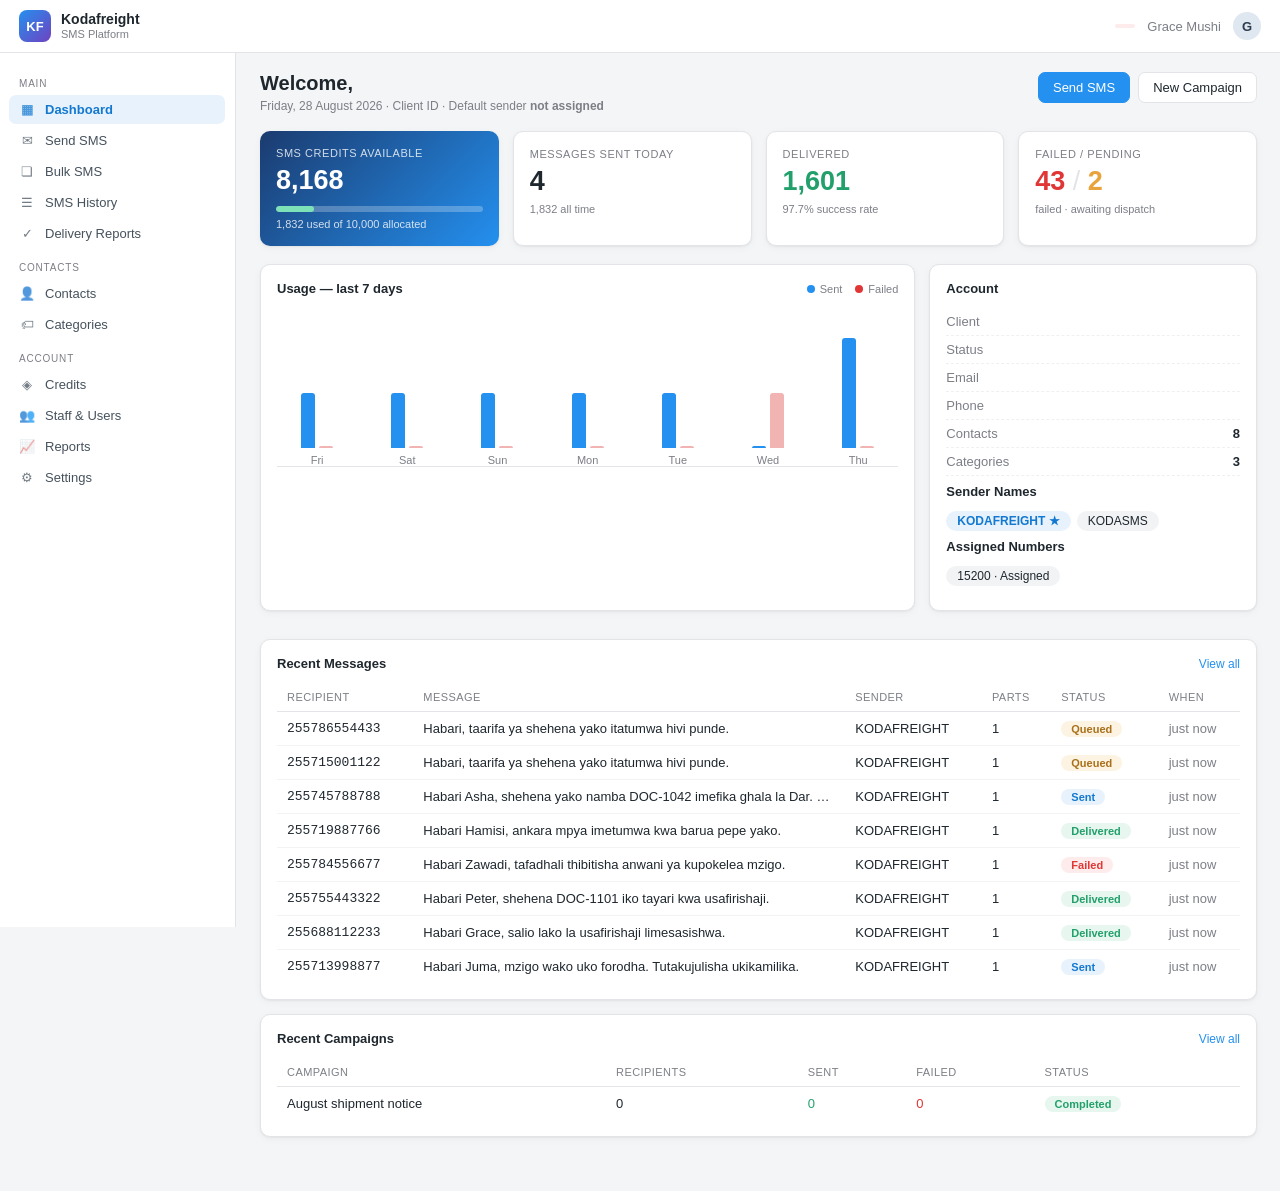
<file: docs/client-dashboard-render.html>
<!doctype html>
<html lang="en"><head><meta charset="utf-8">
<meta name="viewport" content="width=device-width, initial-scale=1">
<title>Kodafreight — Client Dashboard</title>
<style>
body { margin: 0; }
/* Kodafreight client portal dashboard
   Design language: ERPNext/Frappe v16 (Inter typeface, 8px grid, soft cards). */

:root {
	--kf-bg: #f4f5f6;
	--kf-surface: #ffffff;
	--kf-border: #e2e4e8;
	--kf-text: #1f272e;
	--kf-muted: #7c7f86;
	--kf-primary: #2490ef;
	--kf-primary-dark: #1379d0;
	--kf-green: #22a06b;
	--kf-red: #e03636;
	--kf-amber: #e8a33d;
	--kf-radius: 10px;
	--kf-shadow: 0 1px 2px rgba(31, 39, 46, 0.06), 0 2px 8px rgba(31, 39, 46, 0.04);
}

.kf-dashboard {
	background: var(--kf-bg);
	color: var(--kf-text);
	font-family: "Inter", -apple-system, BlinkMacSystemFont, "Segoe UI", Roboto, sans-serif;
	font-size: 13px;
	min-height: 100vh;
	margin: -1px;
}

/* ---------- top bar ---------- */
.kf-topbar {
	display: flex; align-items: center; justify-content: space-between;
	background: var(--kf-surface); border-bottom: 1px solid var(--kf-border);
	padding: 10px 20px; position: sticky; top: 0; z-index: 5;
}
.kf-brand { display: flex; align-items: center; gap: 10px; }
.kf-logo {
	width: 32px; height: 32px; border-radius: 8px; color: #fff; font-weight: 700;
	display: flex; align-items: center; justify-content: center; font-size: 13px;
	background: linear-gradient(135deg, var(--kf-primary), #6f42c1);
}
.kf-brand-title { font-weight: 600; font-size: 14px; line-height: 1.1; }
.kf-brand-sub { color: var(--kf-muted); font-size: 11px; }
.kf-topbar-right { display: flex; align-items: center; gap: 12px; }
.kf-user { color: var(--kf-muted); }
.kf-avatar {
	width: 28px; height: 28px; border-radius: 50%; background: #dfe7f0; color: #2c3e50;
	display: flex; align-items: center; justify-content: center; font-weight: 600;
}
.kf-pill { border-radius: 20px; padding: 2px 10px; font-size: 11px; font-weight: 600; }
.kf-pill-green { background: #e7f6ee; color: var(--kf-green); }
.kf-pill-red { background: #fdeceb; color: var(--kf-red); }

/* ---------- layout ---------- */
.kf-body { display: flex; align-items: flex-start; }
.kf-sidebar {
	width: 216px; flex: 0 0 216px; background: var(--kf-surface); min-height: calc(100vh - 53px);
	border-right: 1px solid var(--kf-border); padding: 14px 10px;
}
.kf-side-label {
	font-size: 10px; letter-spacing: .08em; text-transform: uppercase;
	color: var(--kf-muted); padding: 12px 10px 6px;
}
.kf-nav {
	display: flex; align-items: center; gap: 10px; padding: 7px 10px; border-radius: 7px;
	color: #46525d; text-decoration: none; margin-bottom: 2px;
}
.kf-nav span { width: 16px; text-align: center; opacity: .75; }
.kf-nav:hover { background: #f1f3f5; color: var(--kf-text); text-decoration: none; }
.kf-nav-active { background: #e8f2fd; color: var(--kf-primary-dark); font-weight: 600; }
.kf-main { flex: 1; padding: 20px 24px 40px; max-width: 100%; }

/* ---------- page head ---------- */
.kf-page-head {
	display: flex; align-items: flex-start; justify-content: space-between; gap: 16px;
	margin-bottom: 18px; flex-wrap: wrap;
}
.kf-page-head h1 { font-size: 20px; font-weight: 600; margin: 0 0 4px; }
.kf-page-head p { color: var(--kf-muted); margin: 0; font-size: 12px; }
.kf-actions { display: flex; gap: 8px; }
.kf-btn {
	border: 1px solid var(--kf-border); background: var(--kf-surface); color: var(--kf-text);
	padding: 7px 14px; border-radius: 7px; font-weight: 500; text-decoration: none;
}
.kf-btn:hover { background: #f1f3f5; text-decoration: none; color: var(--kf-text); }
.kf-btn-primary { background: var(--kf-primary); border-color: var(--kf-primary); color: #fff; }
.kf-btn-primary:hover { background: var(--kf-primary-dark); color: #fff; }
.kf-alert {
	background: #fff6e6; border: 1px solid #f3dcae; color: #8a5b00;
	padding: 10px 14px; border-radius: var(--kf-radius); margin-bottom: 16px;
}

/* ---------- cards ---------- */
.kf-cards {
	display: grid; grid-template-columns: repeat(4, minmax(0, 1fr)); gap: 14px;
	margin-bottom: 18px;
}
.kf-card {
	background: var(--kf-surface); border: 1px solid var(--kf-border);
	border-radius: var(--kf-radius); box-shadow: var(--kf-shadow); padding: 16px;
}
.kf-card-primary { background: linear-gradient(135deg, #1b3b6f, #2490ef); border: none; color: #fff; }
.kf-card-primary .kf-card-label, .kf-card-primary .kf-card-foot { color: rgba(255, 255, 255, .8); }
.kf-card-label { color: var(--kf-muted); font-size: 11px; text-transform: uppercase;
	letter-spacing: .05em; margin-bottom: 6px; }
.kf-card-value { font-size: 27px; font-weight: 700; line-height: 1.15; }
.kf-card-foot { color: var(--kf-muted); font-size: 11px; margin-top: 6px; }
.kf-sep { color: var(--kf-border); font-weight: 400; }
.kf-progress { background: rgba(255, 255, 255, .25); height: 6px; border-radius: 4px;
	margin-top: 10px; overflow: hidden; }
.kf-progress span { display: block; height: 6px; background: #7ee2b8; border-radius: 4px; }

/* ---------- panels ---------- */
.kf-grid { display: grid; grid-template-columns: 2fr 1fr; gap: 14px; margin-bottom: 14px; }
.kf-panel {
	background: var(--kf-surface); border: 1px solid var(--kf-border);
	border-radius: var(--kf-radius); box-shadow: var(--kf-shadow); padding: 16px;
	margin-bottom: 14px;
}
.kf-panel-head { display: flex; align-items: center; justify-content: space-between;
	margin-bottom: 12px; }
.kf-panel-head h2 { font-size: 13px; font-weight: 600; margin: 0; }
.kf-link { color: var(--kf-primary); font-size: 12px; text-decoration: none; }
.kf-legend { color: var(--kf-muted); font-size: 11px; }
.kf-dot { display: inline-block; width: 8px; height: 8px; border-radius: 50%; margin: 0 5px 0 10px; }
.kf-dot-blue { background: var(--kf-primary); }
.kf-dot-red { background: var(--kf-red); }

/* ---------- chart ---------- */
.kf-chart { display: flex; align-items: flex-end; gap: 18px; height: 150px;
	padding: 8px 4px 0; border-bottom: 1px solid var(--kf-border); }
.kf-bar-group { flex: 1; display: flex; flex-direction: column; align-items: center; gap: 6px; }
.kf-bars { display: flex; align-items: flex-end; gap: 4px; height: 120px; }
.kf-bar { width: 14px; border-radius: 3px 3px 0 0; }
.kf-bar-sent { background: var(--kf-primary); }
.kf-bar-failed { background: #f2b3b3; }
.kf-bar-label { color: var(--kf-muted); font-size: 11px; }

/* ---------- lists / chips / tables ---------- */
.kf-list { list-style: none; padding: 0; margin: 0 0 8px; }
.kf-list li { display: flex; justify-content: space-between; padding: 6px 0;
	border-bottom: 1px dashed #eef0f2; }
.kf-list li span { color: var(--kf-muted); }
.kf-chips { display: flex; flex-wrap: wrap; gap: 6px; margin-bottom: 8px; }
.kf-chip { background: #f1f3f5; border-radius: 20px; padding: 3px 11px; font-size: 12px; }
.kf-chip-default { background: #e8f2fd; color: var(--kf-primary-dark); font-weight: 600; }
.kf-table { width: 100%; border-collapse: collapse; }
.kf-table th {
	text-align: left; font-weight: 500; color: var(--kf-muted); font-size: 11px;
	text-transform: uppercase; letter-spacing: .04em; padding: 8px 10px;
	border-bottom: 1px solid var(--kf-border);
}
.kf-table td { padding: 9px 10px; border-bottom: 1px solid #f1f3f5; vertical-align: middle; }
.kf-table tr:last-child td { border-bottom: none; }
.kf-mono { font-family: "SFMono-Regular", Menlo, Consolas, monospace; }
.kf-truncate { max-width: 340px; overflow: hidden; text-overflow: ellipsis; white-space: nowrap; }
.kf-muted { color: var(--kf-muted); }
.kf-green { color: var(--kf-green); }
.kf-red { color: var(--kf-red); }
.kf-amber { color: var(--kf-amber); }

.kf-status { border-radius: 20px; padding: 2px 10px; font-size: 11px; font-weight: 600; }
.kf-status-delivered { background: #e7f6ee; color: var(--kf-green); }
.kf-status-sent { background: #e8f2fd; color: var(--kf-primary-dark); }
.kf-status-queued, .kf-status-sending { background: #fdf3e2; color: #a9701a; }
.kf-status-failed, .kf-status-partially-failed { background: #fdeceb; color: var(--kf-red); }
.kf-status-cancelled, .kf-status-draft { background: #f1f3f5; color: var(--kf-muted); }
.kf-status-completed { background: #e7f6ee; color: var(--kf-green); }

/* ---------- responsive ---------- */
@media (max-width: 1100px) {
	.kf-cards { grid-template-columns: repeat(2, minmax(0, 1fr)); }
	.kf-grid { grid-template-columns: 1fr; }
}
@media (max-width: 760px) {
	.kf-sidebar { display: none; }
	.kf-cards { grid-template-columns: 1fr; }
	.kf-main { padding: 16px; }
	.kf-truncate { max-width: 160px; }
}

</style></head><body>
<div class="kf-dashboard">
	<div class="kf-topbar">
		<div class="kf-brand">
			<div class="kf-logo">KF</div>
			<div>
				<div class="kf-brand-title">Kodafreight</div>
				<div class="kf-brand-sub">SMS Platform</div>
			</div>
		</div>
		<div class="kf-topbar-right">
			<span class="kf-pill kf-pill-red">
				
			</span>
			<span class="kf-user">Grace Mushi</span>
			<span class="kf-avatar">G</span>
		</div>
	</div>

	<div class="kf-body">
		<aside class="kf-sidebar">
			<div class="kf-side-label">Main</div>
			<a class="kf-nav kf-nav-active" href="/kodafreight"><span>▦</span> Dashboard</a>
			<a class="kf-nav" href="/app/kodafreight-sms-message/new"><span>✉</span> Send SMS</a>
			<a class="kf-nav" href="/app/kodafreight-sms-campaign/new"><span>❏</span> Bulk SMS</a>
			<a class="kf-nav" href="/app/kodafreight-sms-message"><span>☰</span> SMS History</a>
			<a class="kf-nav" href="/app/query-report/Kodafreight SMS Delivery Report"><span>✓</span> Delivery Reports</a>
			<div class="kf-side-label">Contacts</div>
			<a class="kf-nav" href="/app/kodafreight-contact"><span>👤</span> Contacts</a>
			<a class="kf-nav" href="/app/kodafreight-contact-category"><span>🏷</span> Categories</a>
			<div class="kf-side-label">Account</div>
			<a class="kf-nav" href="/app/kodafreight-sms-credit-transaction"><span>◈</span> Credits</a>
			<a class="kf-nav" href="/app/kodafreight-client-user"><span>👥</span> Staff &amp; Users</a>
			<a class="kf-nav" href="/app/query-report/Kodafreight SMS Usage Summary"><span>📈</span> Reports</a>
			<a class="kf-nav" href="/app/kodafreight-client/"><span>⚙</span> Settings</a>
		</aside>

		<main class="kf-main">
			<div class="kf-page-head">
				<div>
					<h1>Welcome, </h1>
					<p>Friday, 28 August 2026 &middot; Client ID  &middot;
						Default sender <strong>not assigned</strong></p>
				</div>
				<div class="kf-actions">
					<a class="kf-btn kf-btn-primary" href="/app/kodafreight-sms-message/new">Send SMS</a>
					<a class="kf-btn" href="/app/kodafreight-sms-campaign/new">New Campaign</a>
				</div>
			</div>

			

			<div class="kf-cards">
				<div class="kf-card kf-card-primary">
					<div class="kf-card-label">SMS Credits Available</div>
					<div class="kf-card-value">8,168</div>
					<div class="kf-progress"><span style="width: 18.3%"></span></div>
					<div class="kf-card-foot">1,832 used of
						10,000 allocated</div>
				</div>
				<div class="kf-card">
					<div class="kf-card-label">Messages Sent Today</div>
					<div class="kf-card-value">4</div>
					<div class="kf-card-foot">1,832 all time</div>
				</div>
				<div class="kf-card">
					<div class="kf-card-label">Delivered</div>
					<div class="kf-card-value kf-green">1,601</div>
					<div class="kf-card-foot">97.7% success rate</div>
				</div>
				<div class="kf-card">
					<div class="kf-card-label">Failed / Pending</div>
					<div class="kf-card-value"><span class="kf-red">43</span>
						<span class="kf-sep">/</span>
						<span class="kf-amber">2</span></div>
					<div class="kf-card-foot">failed &middot; awaiting dispatch</div>
				</div>
			</div>

			<div class="kf-grid">
				<section class="kf-panel kf-panel-wide">
					<div class="kf-panel-head">
						<h2>Usage — last 7 days</h2>
						<span class="kf-legend"><i class="kf-dot kf-dot-blue"></i>Sent
							<i class="kf-dot kf-dot-red"></i>Failed</span>
					</div>
					<div class="kf-chart">
						
						<div class="kf-bar-group">
							<div class="kf-bars">
								<div class="kf-bar kf-bar-sent" style="height: 55px" title="1 sent"></div>
								<div class="kf-bar kf-bar-failed" style="height: 2px" title="0 failed"></div>
							</div>
							<div class="kf-bar-label">Fri</div>
						</div>
						
						<div class="kf-bar-group">
							<div class="kf-bars">
								<div class="kf-bar kf-bar-sent" style="height: 55px" title="1 sent"></div>
								<div class="kf-bar kf-bar-failed" style="height: 2px" title="0 failed"></div>
							</div>
							<div class="kf-bar-label">Sat</div>
						</div>
						
						<div class="kf-bar-group">
							<div class="kf-bars">
								<div class="kf-bar kf-bar-sent" style="height: 55px" title="1 sent"></div>
								<div class="kf-bar kf-bar-failed" style="height: 2px" title="0 failed"></div>
							</div>
							<div class="kf-bar-label">Sun</div>
						</div>
						
						<div class="kf-bar-group">
							<div class="kf-bars">
								<div class="kf-bar kf-bar-sent" style="height: 55px" title="1 sent"></div>
								<div class="kf-bar kf-bar-failed" style="height: 2px" title="0 failed"></div>
							</div>
							<div class="kf-bar-label">Mon</div>
						</div>
						
						<div class="kf-bar-group">
							<div class="kf-bars">
								<div class="kf-bar kf-bar-sent" style="height: 55px" title="1 sent"></div>
								<div class="kf-bar kf-bar-failed" style="height: 2px" title="0 failed"></div>
							</div>
							<div class="kf-bar-label">Tue</div>
						</div>
						
						<div class="kf-bar-group">
							<div class="kf-bars">
								<div class="kf-bar kf-bar-sent" style="height: 2px" title="0 sent"></div>
								<div class="kf-bar kf-bar-failed" style="height: 55px" title="1 failed"></div>
							</div>
							<div class="kf-bar-label">Wed</div>
						</div>
						
						<div class="kf-bar-group">
							<div class="kf-bars">
								<div class="kf-bar kf-bar-sent" style="height: 110px" title="2 sent"></div>
								<div class="kf-bar kf-bar-failed" style="height: 2px" title="0 failed"></div>
							</div>
							<div class="kf-bar-label">Thu</div>
						</div>
						
					</div>
				</section>

				<section class="kf-panel">
					<div class="kf-panel-head"><h2>Account</h2></div>
					<ul class="kf-list">
						<li><span>Client</span><strong></strong></li>
						<li><span>Status</span><strong></strong></li>
						<li><span>Email</span><strong></strong></li>
						<li><span>Phone</span><strong></strong></li>
						<li><span>Contacts</span><strong>8</strong></li>
						<li><span>Categories</span><strong>3</strong></li>
					</ul>
					<div class="kf-panel-head"><h2>Sender Names</h2></div>
					<div class="kf-chips">
						
						<span class="kf-chip kf-chip-default">
							KODAFREIGHT ★</span>
						
						<span class="kf-chip ">
							KODASMS</span>
						
					</div>
					
					<div class="kf-panel-head"><h2>Assigned Numbers</h2></div>
					<div class="kf-chips">
						
						<span class="kf-chip">15200 · Assigned</span>
						
					</div>
					
				</section>
			</div>

			<section class="kf-panel">
				<div class="kf-panel-head">
					<h2>Recent Messages</h2>
					<a class="kf-link" href="/app/kodafreight-sms-message">View all</a>
				</div>
				<table class="kf-table">
					<thead>
						<tr><th>Recipient</th><th>Message</th><th>Sender</th><th>Parts</th>
							<th>Status</th><th>When</th></tr>
					</thead>
					<tbody>
						
						<tr>
							<td class="kf-mono">255786554433</td>
							<td class="kf-truncate">Habari, taarifa ya shehena yako itatumwa hivi punde.</td>
							<td>KODAFREIGHT</td>
							<td>1</td>
							<td><span class="kf-status kf-status-queued">Queued</span></td>
							<td class="kf-muted">just now</td>
						</tr>
						
						<tr>
							<td class="kf-mono">255715001122</td>
							<td class="kf-truncate">Habari, taarifa ya shehena yako itatumwa hivi punde.</td>
							<td>KODAFREIGHT</td>
							<td>1</td>
							<td><span class="kf-status kf-status-queued">Queued</span></td>
							<td class="kf-muted">just now</td>
						</tr>
						
						<tr>
							<td class="kf-mono">255745788788</td>
							<td class="kf-truncate">Habari Asha, shehena yako namba DOC-1042 imefika ghala la Dar. Kari...</td>
							<td>KODAFREIGHT</td>
							<td>1</td>
							<td><span class="kf-status kf-status-sent">Sent</span></td>
							<td class="kf-muted">just now</td>
						</tr>
						
						<tr>
							<td class="kf-mono">255719887766</td>
							<td class="kf-truncate">Habari Hamisi, ankara mpya imetumwa kwa barua pepe yako.</td>
							<td>KODAFREIGHT</td>
							<td>1</td>
							<td><span class="kf-status kf-status-delivered">Delivered</span></td>
							<td class="kf-muted">just now</td>
						</tr>
						
						<tr>
							<td class="kf-mono">255784556677</td>
							<td class="kf-truncate">Habari Zawadi, tafadhali thibitisha anwani ya kupokelea mzigo.</td>
							<td>KODAFREIGHT</td>
							<td>1</td>
							<td><span class="kf-status kf-status-failed">Failed</span></td>
							<td class="kf-muted">just now</td>
						</tr>
						
						<tr>
							<td class="kf-mono">255755443322</td>
							<td class="kf-truncate">Habari Peter, shehena DOC-1101 iko tayari kwa usafirishaji.</td>
							<td>KODAFREIGHT</td>
							<td>1</td>
							<td><span class="kf-status kf-status-delivered">Delivered</span></td>
							<td class="kf-muted">just now</td>
						</tr>
						
						<tr>
							<td class="kf-mono">255688112233</td>
							<td class="kf-truncate">Habari Grace, salio lako la usafirishaji limesasishwa.</td>
							<td>KODAFREIGHT</td>
							<td>1</td>
							<td><span class="kf-status kf-status-delivered">Delivered</span></td>
							<td class="kf-muted">just now</td>
						</tr>
						
						<tr>
							<td class="kf-mono">255713998877</td>
							<td class="kf-truncate">Habari Juma, mzigo wako uko forodha. Tutakujulisha ukikamilika.</td>
							<td>KODAFREIGHT</td>
							<td>1</td>
							<td><span class="kf-status kf-status-sent">Sent</span></td>
							<td class="kf-muted">just now</td>
						</tr>
						
					</tbody>
				</table>
			</section>

			
			<section class="kf-panel">
				<div class="kf-panel-head"><h2>Recent Campaigns</h2>
					<a class="kf-link" href="/app/kodafreight-sms-campaign">View all</a></div>
				<table class="kf-table">
					<thead><tr><th>Campaign</th><th>Recipients</th><th>Sent</th><th>Failed</th>
						<th>Status</th></tr></thead>
					<tbody>
						
						<tr>
							<td>August shipment notice</td>
							<td>0</td>
							<td class="kf-green">0</td>
							<td class="kf-red">0</td>
							<td><span class="kf-status kf-status-completed">Completed</span></td>
						</tr>
						
					</tbody>
				</table>
			</section>
			
		</main>
	</div>
</div>
</body></html>
</file>
